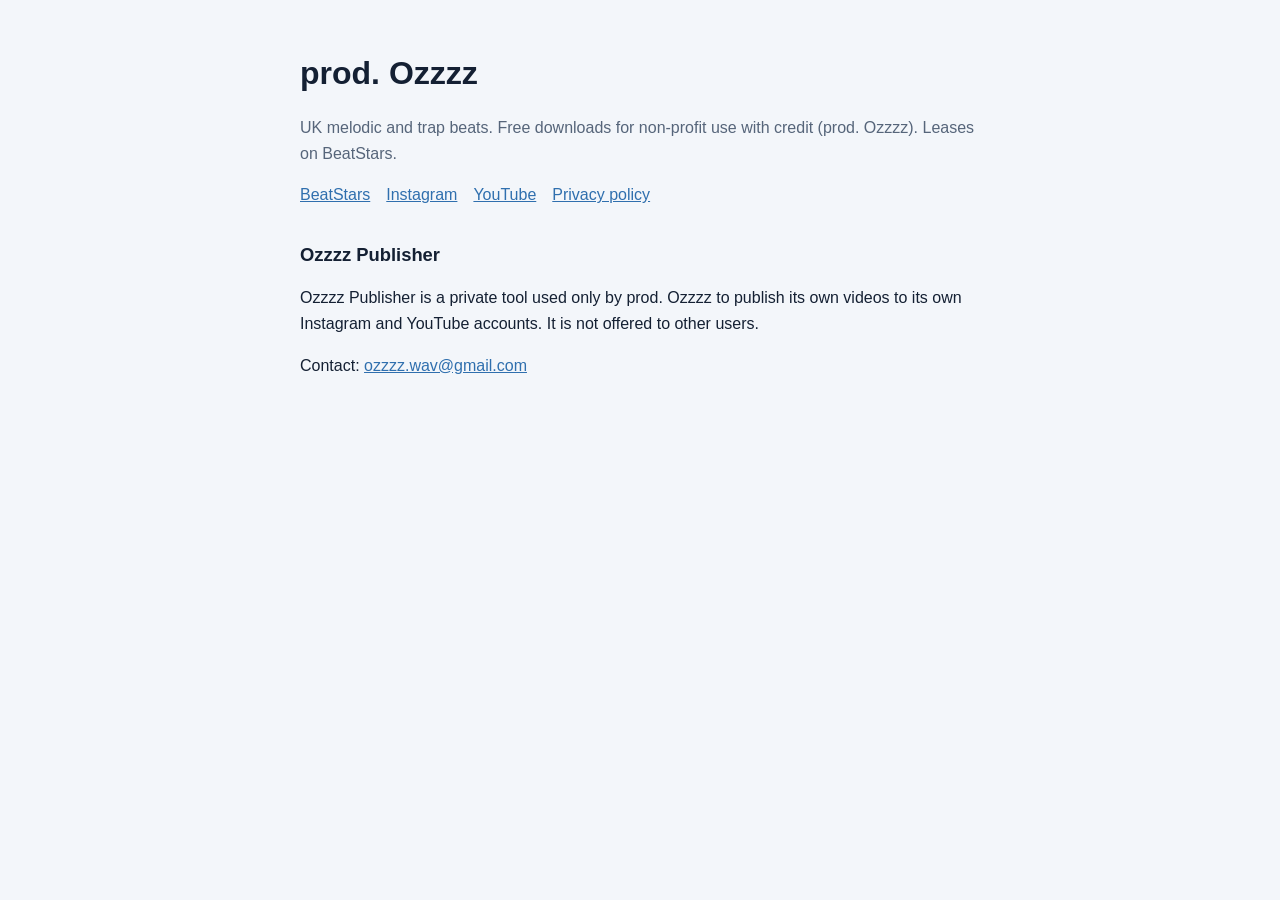
<file: index.html>
<!doctype html><html lang="en"><head><meta charset="utf-8"><meta name="viewport" content="width=device-width,initial-scale=1">
<title>prod. Ozzzz</title><link rel="stylesheet" href="style.css"></head><body><main>
<h1>prod. Ozzzz</h1>
<p class="muted">UK melodic and trap beats. Free downloads for non-profit use with credit (prod. Ozzzz). Leases on BeatStars.</p>
<nav><a href="https://www.beatstars.com/Prodozzzz">BeatStars</a><a href="https://www.instagram.com/prod.ozzzz/">Instagram</a><a href="https://www.youtube.com/@prodozzzz">YouTube</a><a href="privacy.html">Privacy policy</a></nav>
<h2>Ozzzz Publisher</h2>
<p>Ozzzz Publisher is a private tool used only by prod. Ozzzz to publish its own videos to its own Instagram and YouTube accounts. It is not offered to other users.</p>
<p>Contact: <a href="mailto:ozzzz.wav@gmail.com">ozzzz.wav@gmail.com</a></p>
</main></body></html>
</file>
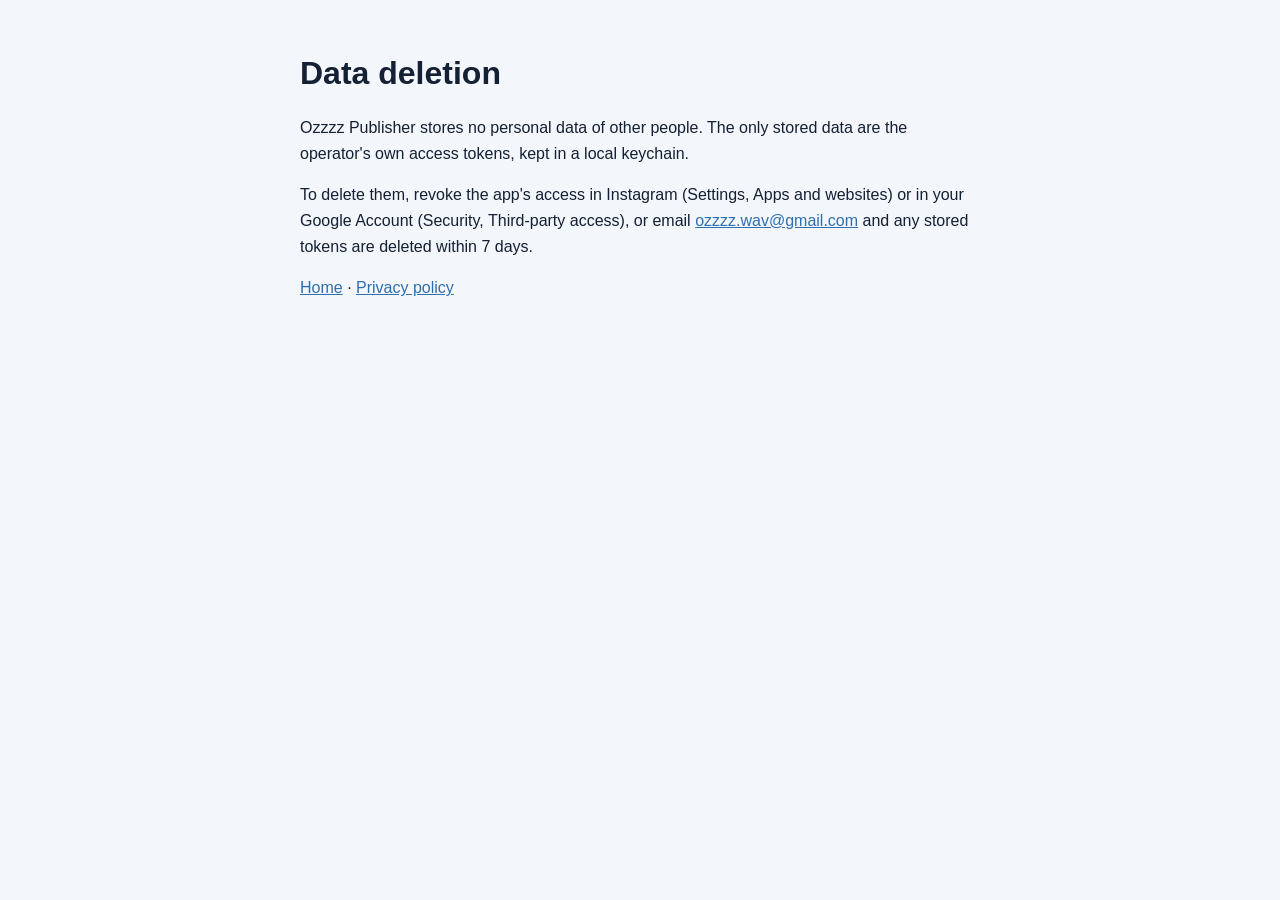
<file: data-deletion.html>
<!doctype html><html lang="en"><head><meta charset="utf-8"><meta name="viewport" content="width=device-width,initial-scale=1">
<title>Data deletion | prod. Ozzzz</title><link rel="stylesheet" href="style.css"></head><body><main>
<h1>Data deletion</h1>
<p>Ozzzz Publisher stores no personal data of other people. The only stored data are the operator's own access tokens, kept in a local keychain.</p>
<p>To delete them, revoke the app's access in Instagram (Settings, Apps and websites) or in your Google Account (Security, Third-party access), or email <a href="mailto:ozzzz.wav@gmail.com">ozzzz.wav@gmail.com</a> and any stored tokens are deleted within 7 days.</p>
<p><a href="index.html">Home</a> · <a href="privacy.html">Privacy policy</a></p>
</main></body></html>
</file>
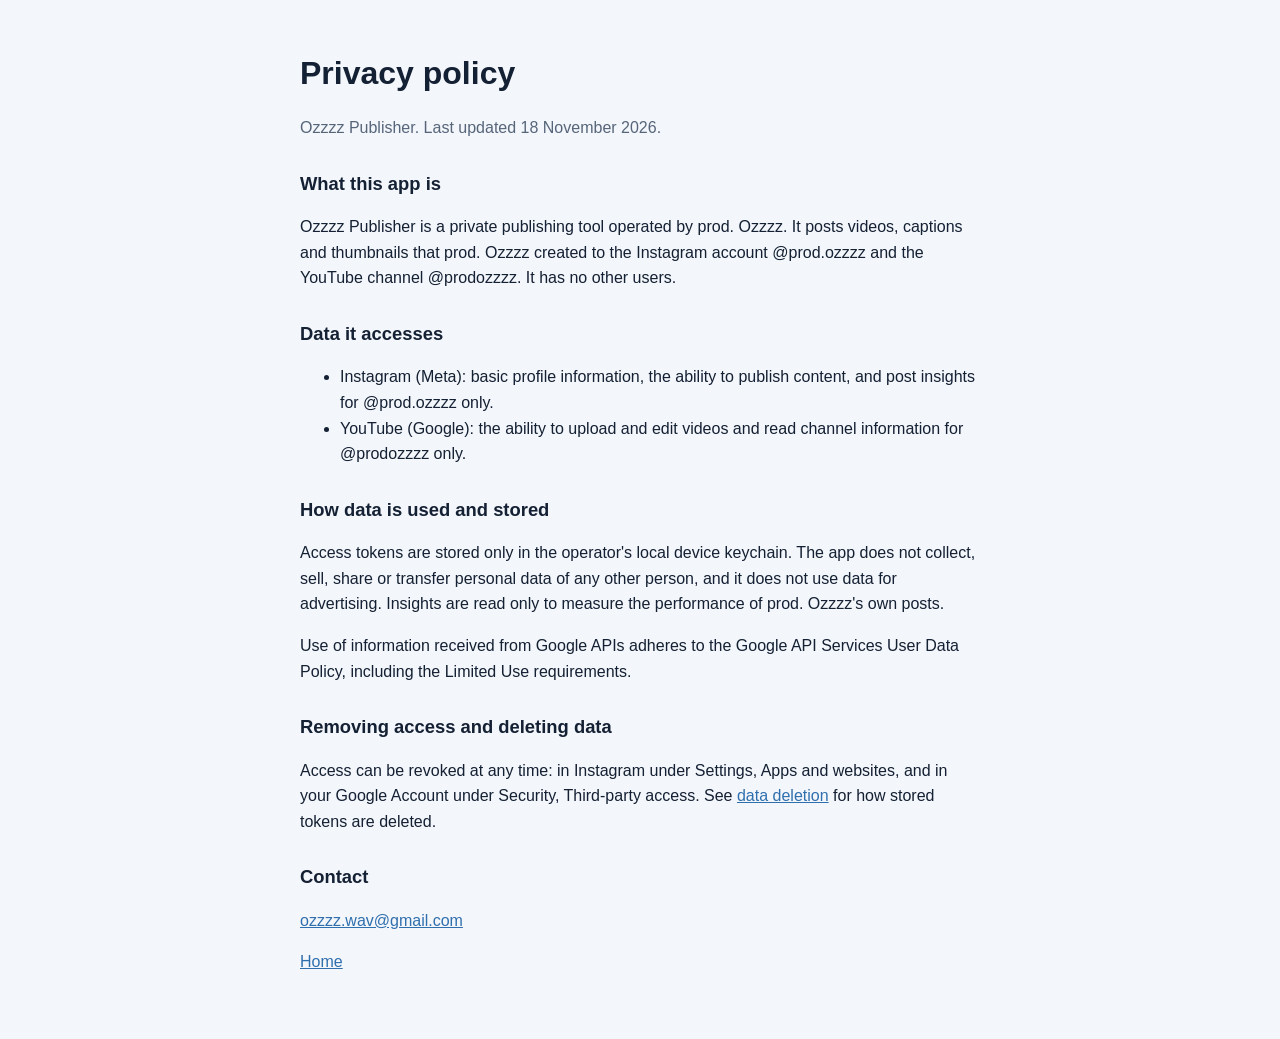
<file: privacy.html>
<!doctype html><html lang="en"><head><meta charset="utf-8"><meta name="viewport" content="width=device-width,initial-scale=1">
<title>Privacy policy | prod. Ozzzz</title><link rel="stylesheet" href="style.css"></head><body><main>
<h1>Privacy policy</h1>
<p class="muted">Ozzzz Publisher. Last updated 18 November 2026.</p>
<h2>What this app is</h2>
<p>Ozzzz Publisher is a private publishing tool operated by prod. Ozzzz. It posts videos, captions and thumbnails that prod. Ozzzz created to the Instagram account @prod.ozzzz and the YouTube channel @prodozzzz. It has no other users.</p>
<h2>Data it accesses</h2>
<ul>
<li>Instagram (Meta): basic profile information, the ability to publish content, and post insights for @prod.ozzzz only.</li>
<li>YouTube (Google): the ability to upload and edit videos and read channel information for @prodozzzz only.</li>
</ul>
<h2>How data is used and stored</h2>
<p>Access tokens are stored only in the operator's local device keychain. The app does not collect, sell, share or transfer personal data of any other person, and it does not use data for advertising. Insights are read only to measure the performance of prod. Ozzzz's own posts.</p>
<p>Use of information received from Google APIs adheres to the Google API Services User Data Policy, including the Limited Use requirements.</p>
<h2>Removing access and deleting data</h2>
<p>Access can be revoked at any time: in Instagram under Settings, Apps and websites, and in your Google Account under Security, Third-party access. See <a href="data-deletion.html">data deletion</a> for how stored tokens are deleted.</p>
<h2>Contact</h2>
<p><a href="mailto:ozzzz.wav@gmail.com">ozzzz.wav@gmail.com</a></p>
<p><a href="index.html">Home</a></p>
</main></body></html>
</file>
<file: style.css>
:root{--bg:#f3f6fa;--fg:#142033;--muted:#56657a;--accent:#2f6fae}
@media (prefers-color-scheme:dark){:root{--bg:#0d1420;--fg:#e6ecf4;--muted:#9aa8bb;--accent:#8cbcf0}}
body{margin:0;background:var(--bg);color:var(--fg);font:16px/1.6 -apple-system,"Segoe UI",Roboto,sans-serif}
main{max-width:680px;margin:0 auto;padding:48px 20px}
h1{font-size:2rem;margin:0 0 8px}h2{font-size:1.15rem;margin:28px 0 6px}
a{color:var(--accent)}p,li{color:var(--fg)}.muted{color:var(--muted)}
nav{display:flex;gap:16px;flex-wrap:wrap;margin:16px 0 32px}
</file>
